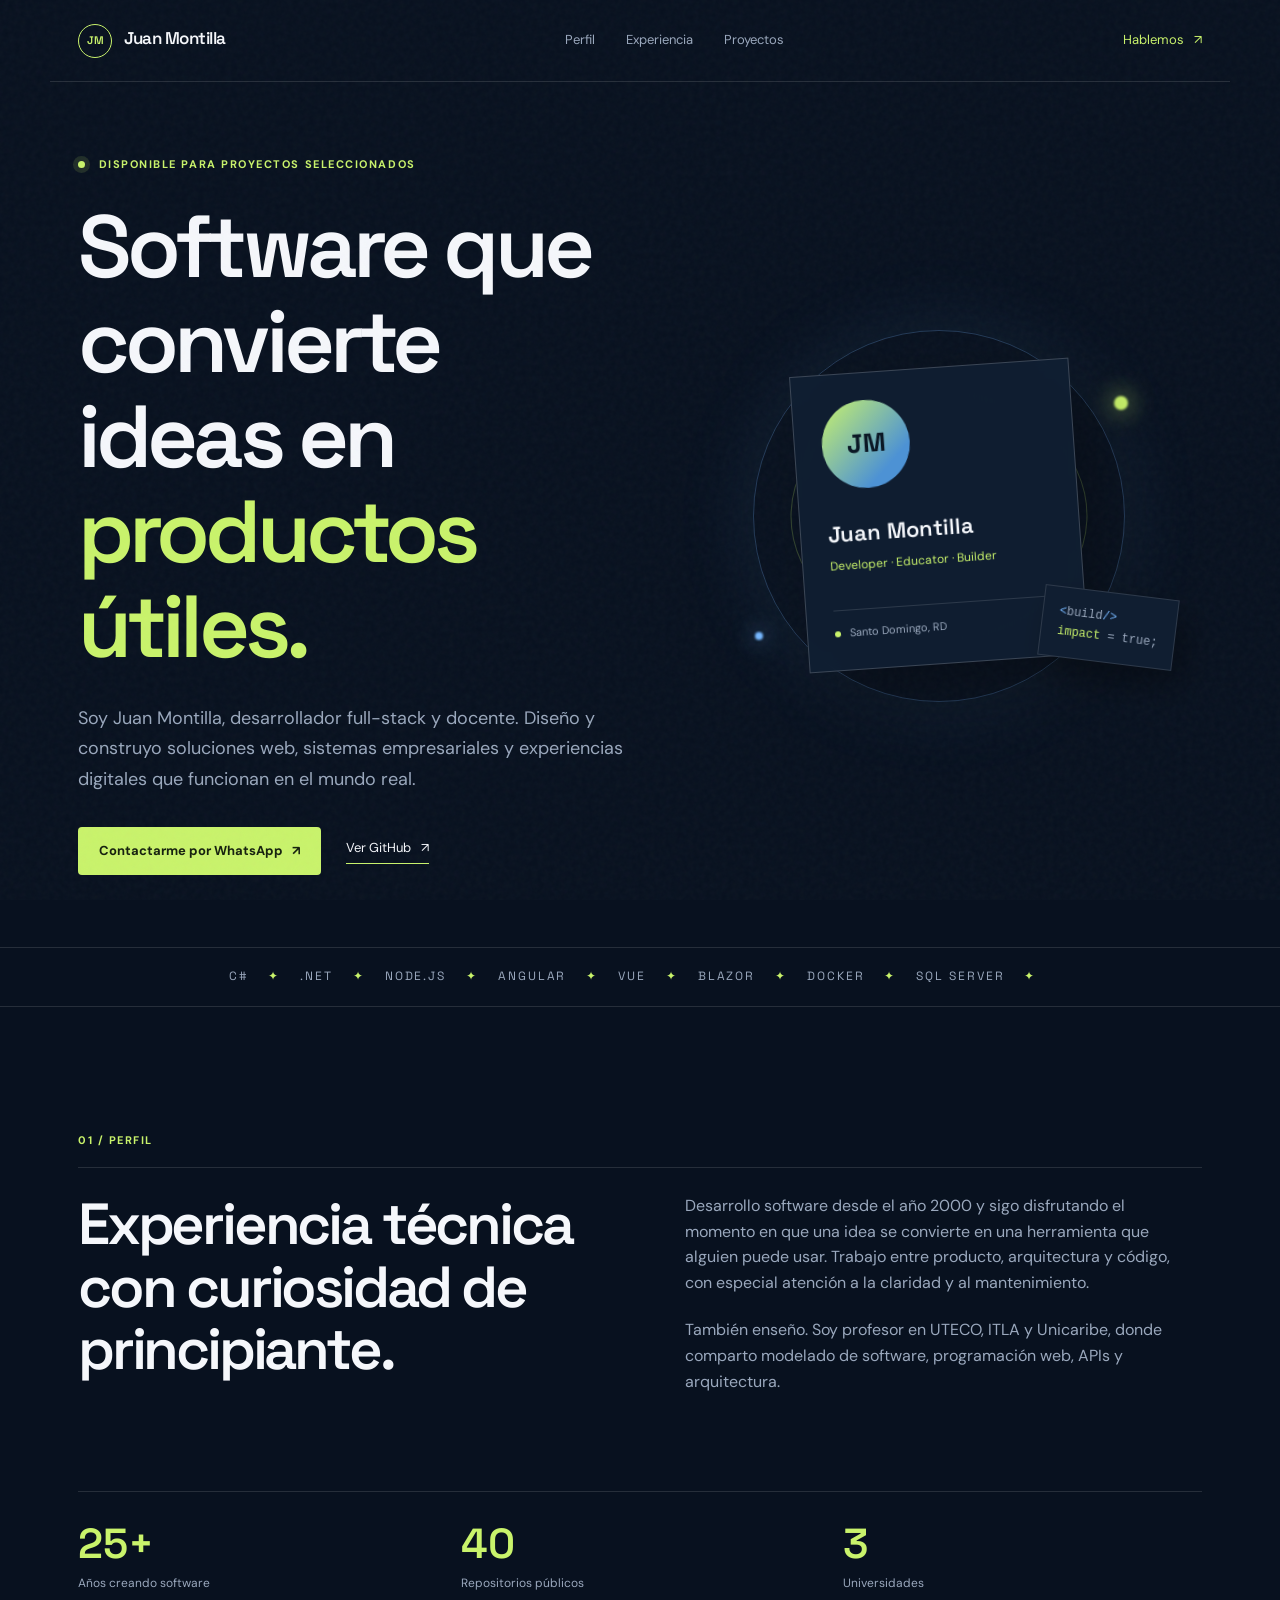
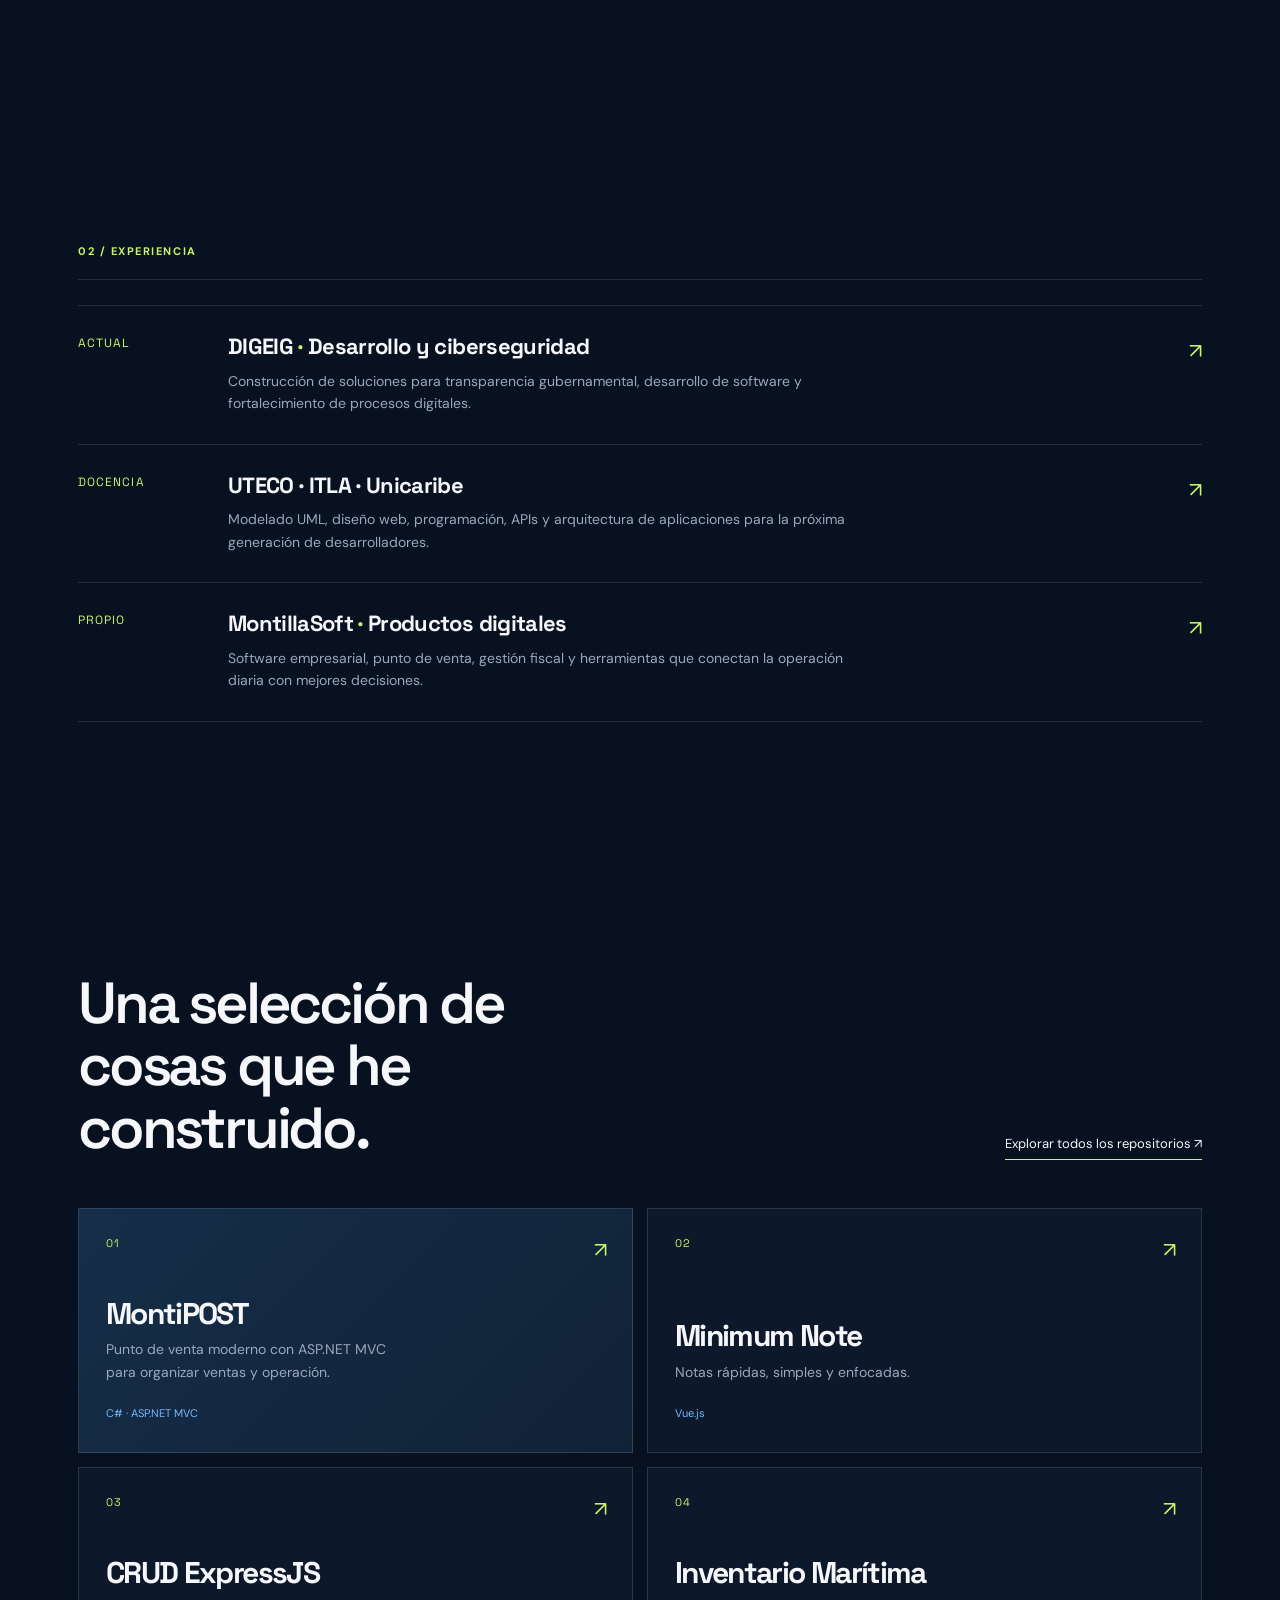
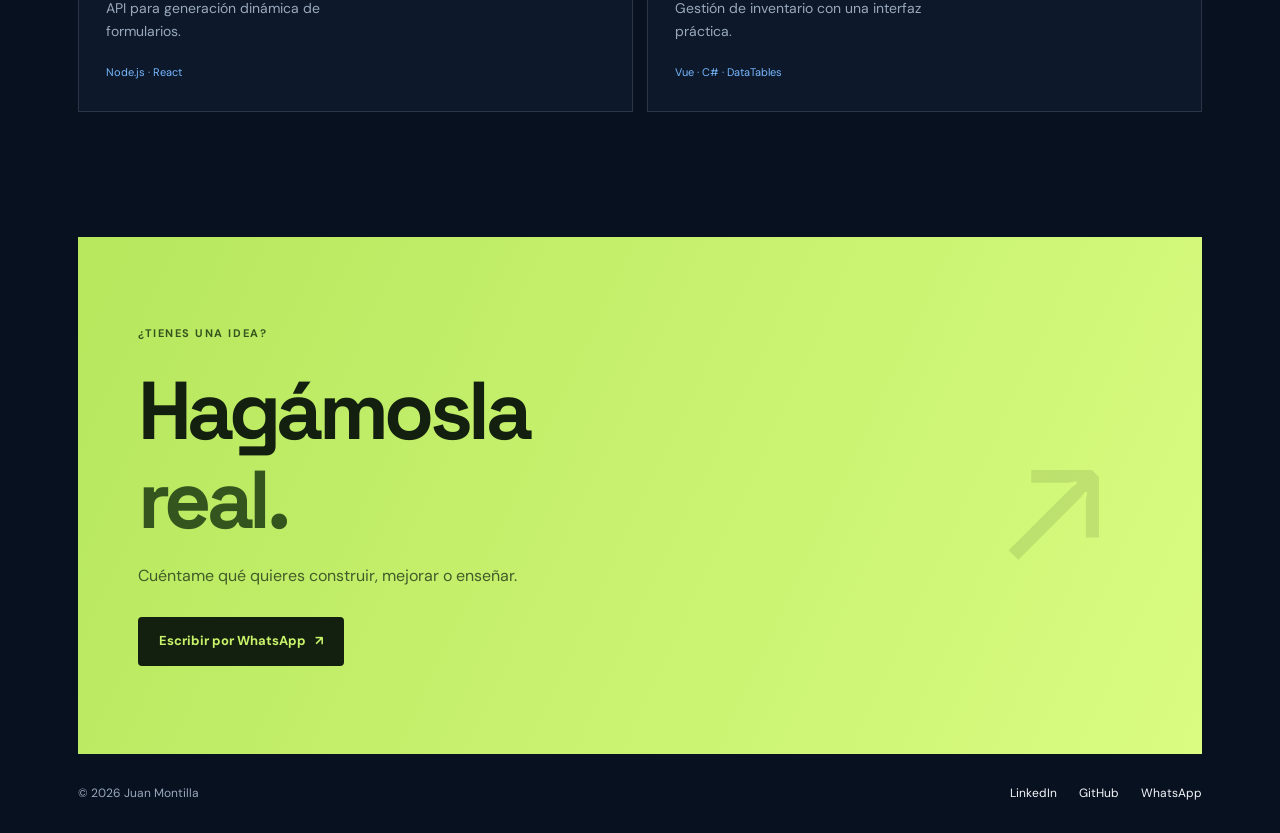
<file: index.htm>
<!doctype html>
<html lang="es">
<head>
  <meta charset="utf-8">
  <meta name="viewport" content="width=device-width, initial-scale=1">
  <meta name="description" content="Juan Montilla — desarrollador de software, arquitecto web y docente.">
  <meta name="theme-color" content="#08111f">
  <title>Juan Montilla · Software Developer</title>
  <link rel="preconnect" href="https://fonts.googleapis.com">
  <link rel="preconnect" href="https://fonts.gstatic.com" crossorigin>
  <link href="https://fonts.googleapis.com/css2?family=DM+Sans:wght@400;500;600;700&family=Space+Grotesk:wght@500;600;700&display=swap" rel="stylesheet">
  <link rel="stylesheet" href="./localhost_files/style.css">
</head>
<body>
  <div class="noise" aria-hidden="true"></div>
  <header class="site-header">
    <a class="brand" href="#top" aria-label="Juan Montilla, inicio"><span>JM</span> Juan Montilla</a>
    <nav aria-label="Navegación principal">
      <a href="#perfil">Perfil</a>
      <a href="#experiencia">Experiencia</a>
      <a href="#proyectos">Proyectos</a>
    </nav>
    <a class="header-contact" href="https://wa.me/18293087380?text=Hola%20Juan%2C%20vi%20tu%20portafolio" target="_blank" rel="noopener">Hablemos <span>↗</span></a>
  </header>

  <main id="top">
    <section class="hero section-shell">
      <div class="hero-copy">
        <p class="eyebrow"><span class="pulse"></span> Disponible para proyectos seleccionados</p>
        <h1>Software que convierte ideas en <em>productos útiles.</em></h1>
        <p class="hero-lead">Soy Juan Montilla, desarrollador full-stack y docente. Diseño y construyo soluciones web, sistemas empresariales y experiencias digitales que funcionan en el mundo real.</p>
        <div class="hero-actions">
          <a class="button button-primary" href="https://wa.me/18293087380?text=Hola%20Juan%2C%20quiero%20hablar%20sobre%20un%20proyecto" target="_blank" rel="noopener">Contactarme por WhatsApp <span>↗</span></a>
          <a class="text-link" href="https://github.com/JuanMontillaTech" target="_blank" rel="noopener">Ver GitHub <span>↗</span></a>
        </div>
      </div>
      <div class="hero-visual" aria-label="Perfil de Juan Montilla">
        <div class="orb orb-one"></div><div class="orb orb-two"></div>
        <div class="profile-card">
          <div class="avatar">JM</div>
          <div class="profile-card-name">Juan Montilla</div>
          <div class="profile-card-role">Developer · Educator · Builder</div>
          <div class="profile-card-line"><span></span> Santo Domingo, RD</div>
        </div>
        <div class="code-float"><span>&lt;</span>build<span>/&gt;</span><br><b>impact</b> = true;</div>
      </div>
    </section>

    <section class="marquee" aria-label="Tecnologías"><div> C# <span>✦</span> .NET <span>✦</span> Node.js <span>✦</span> Angular <span>✦</span> Vue <span>✦</span> Blazor <span>✦</span> Docker <span>✦</span> SQL Server <span>✦</span> </div></section>

    <section class="section-shell section" id="perfil">
      <div class="section-kicker">01 / Perfil</div>
      <div class="profile-grid">
        <h2>Experiencia técnica con curiosidad de principiante.</h2>
        <div class="profile-text">
          <p>Desarrollo software desde el año 2000 y sigo disfrutando el momento en que una idea se convierte en una herramienta que alguien puede usar. Trabajo entre producto, arquitectura y código, con especial atención a la claridad y al mantenimiento.</p>
          <p>También enseño. Soy profesor en UTECO, ITLA y Unicaribe, donde comparto modelado de software, programación web, APIs y arquitectura.</p>
        </div>
      </div>
      <div class="stats"><div><strong>25+</strong><span>Años creando software</span></div><div><strong>40</strong><span>Repositorios públicos</span></div><div><strong>3</strong><span>Universidades</span></div></div>
    </section>

    <section class="section-shell section" id="experiencia">
      <div class="section-kicker">02 / Experiencia</div>
      <div class="experience-list">
        <article class="experience-item"><div class="experience-year">Actual</div><div><h3>DIGEIG <span>·</span> Desarrollo y ciberseguridad</h3><p>Construcción de soluciones para transparencia gubernamental, desarrollo de software y fortalecimiento de procesos digitales.</p></div><span class="arrow">↗</span></article>
        <article class="experience-item"><div class="experience-year">Docencia</div><div><h3>UTECO · ITLA · Unicaribe</h3><p>Modelado UML, diseño web, programación, APIs y arquitectura de aplicaciones para la próxima generación de desarrolladores.</p></div><span class="arrow">↗</span></article>
        <article class="experience-item"><div class="experience-year">Propio</div><div><h3>MontillaSoft <span>·</span> Productos digitales</h3><p>Software empresarial, punto de venta, gestión fiscal y herramientas que conectan la operación diaria con mejores decisiones.</p></div><span class="arrow">↗</span></article>
      </div>
    </section>

    <section class="section-shell section projects-section" id="proyectos">
      <div class="projects-heading"><h2>Una selección de cosas que he construido.</h2><a class="text-link" href="https://github.com/JuanMontillaTech" target="_blank" rel="noopener">Explorar todos los repositorios ↗</a></div>
      <div class="project-grid">
        <a class="project-card project-featured" href="https://github.com/JuanMontillaTech/MontiPOST" target="_blank" rel="noopener"><span class="project-number">01</span><div><h3>MontiPOST</h3><p>Punto de venta moderno con ASP.NET MVC para organizar ventas y operación.</p><span class="project-tag">C# · ASP.NET MVC</span></div><span class="card-arrow">↗</span></a>
        <a class="project-card" href="https://github.com/JuanMontillaTech/minimumnote.com" target="_blank" rel="noopener"><span class="project-number">02</span><div><h3>Minimum Note</h3><p>Notas rápidas, simples y enfocadas.</p><span class="project-tag">Vue.js</span></div><span class="card-arrow">↗</span></a>
        <a class="project-card" href="https://github.com/JuanMontillaTech/CRUD-Expressjs" target="_blank" rel="noopener"><span class="project-number">03</span><div><h3>CRUD ExpressJS</h3><p>API para generación dinámica de formularios.</p><span class="project-tag">Node.js · React</span></div><span class="card-arrow">↗</span></a>
        <a class="project-card" href="https://github.com/JuanMontillaTech/Inventario_Maritima" target="_blank" rel="noopener"><span class="project-number">04</span><div><h3>Inventario Marítima</h3><p>Gestión de inventario con una interfaz práctica.</p><span class="project-tag">Vue · C# · DataTables</span></div><span class="card-arrow">↗</span></a>
      </div>
    </section>

    <section class="contact-section section-shell" id="contacto"><div class="contact-inner"><p class="eyebrow">¿Tienes una idea?</p><h2>Hagámosla <em>real.</em></h2><p>Cuéntame qué quieres construir, mejorar o enseñar.</p><a class="button button-light" href="https://wa.me/18293087380?text=Hola%20Juan%2C%20vi%20tu%20portafolio%20y%20quiero%20hablar%20contigo" target="_blank" rel="noopener">Escribir por WhatsApp <span>↗</span></a></div></section>
  </main>

  <footer class="site-footer section-shell"><span>© 2026 Juan Montilla</span><div><a href="https://www.linkedin.com/in/juanmontilla/" target="_blank" rel="noopener">LinkedIn</a><a href="https://github.com/JuanMontillaTech" target="_blank" rel="noopener">GitHub</a><a href="https://wa.me/18293087380" target="_blank" rel="noopener">WhatsApp</a></div></footer>
</body>
</html>
</file>
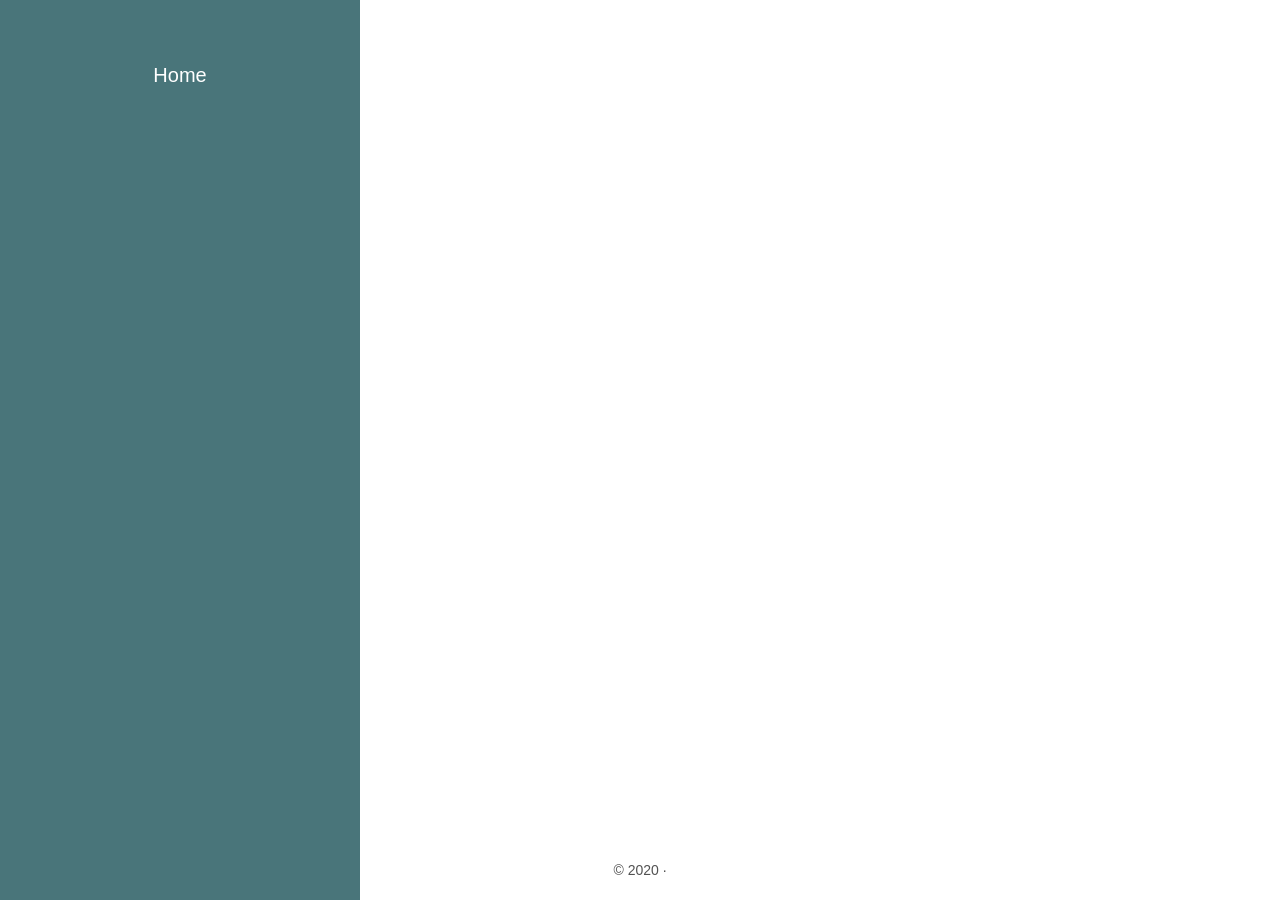
<file: index.html>
<!DOCTYPE html>
<!-- saved from url=(0022)http://localhost:1313/ -->
<html xmlns="http://www.w3.org/1999/xhtml"><head><meta http-equiv="Content-Type" content="text/html; charset=UTF-8"><script src="./localhost_files/livereload.js.descarga" data-no-instant="" defer=""></script>
  
  <meta name="viewport" content="width=device-width, initial-scale=1.0">
  <meta name="generator" content="Hugo 0.67.0">

  <title></title>

  <meta name="description" content="">

  
  <meta property="og:locale" content="">

  

  
  <meta property="og:type" content="blog">
  <meta property="og:site_name" content="">
  <meta property="og:title" content="">
  <meta property="og:url" content="//localhost:1313/">
  <meta property="og:description" content="">

  <script type="application/ld+json">
  {
    "@context" : "http://schema.org",
    "@type" : "Blog",
    "name": "",
    "url" : "//localhost:1313/",
    "description": ""
  }
  </script>

  


  <style type="text/css">svg:not(:root).svg-inline--fa{overflow:visible}.svg-inline--fa{display:inline-block;font-size:inherit;height:1em;overflow:visible;vertical-align:-.125em}.svg-inline--fa.fa-lg{vertical-align:-.225em}.svg-inline--fa.fa-w-1{width:.0625em}.svg-inline--fa.fa-w-2{width:.125em}.svg-inline--fa.fa-w-3{width:.1875em}.svg-inline--fa.fa-w-4{width:.25em}.svg-inline--fa.fa-w-5{width:.3125em}.svg-inline--fa.fa-w-6{width:.375em}.svg-inline--fa.fa-w-7{width:.4375em}.svg-inline--fa.fa-w-8{width:.5em}.svg-inline--fa.fa-w-9{width:.5625em}.svg-inline--fa.fa-w-10{width:.625em}.svg-inline--fa.fa-w-11{width:.6875em}.svg-inline--fa.fa-w-12{width:.75em}.svg-inline--fa.fa-w-13{width:.8125em}.svg-inline--fa.fa-w-14{width:.875em}.svg-inline--fa.fa-w-15{width:.9375em}.svg-inline--fa.fa-w-16{width:1em}.svg-inline--fa.fa-w-17{width:1.0625em}.svg-inline--fa.fa-w-18{width:1.125em}.svg-inline--fa.fa-w-19{width:1.1875em}.svg-inline--fa.fa-w-20{width:1.25em}.svg-inline--fa.fa-pull-left{margin-right:.3em;width:auto}.svg-inline--fa.fa-pull-right{margin-left:.3em;width:auto}.svg-inline--fa.fa-border{height:1.5em}.svg-inline--fa.fa-li{width:2em}.svg-inline--fa.fa-fw{width:1.25em}.fa-layers svg.svg-inline--fa{bottom:0;left:0;margin:auto;position:absolute;right:0;top:0}.fa-layers{display:inline-block;height:1em;position:relative;text-align:center;vertical-align:-.125em;width:1em}.fa-layers svg.svg-inline--fa{-webkit-transform-origin:center center;transform-origin:center center}.fa-layers-counter,.fa-layers-text{display:inline-block;position:absolute;text-align:center}.fa-layers-text{left:50%;top:50%;-webkit-transform:translate(-50%,-50%);transform:translate(-50%,-50%);-webkit-transform-origin:center center;transform-origin:center center}.fa-layers-counter{background-color:#ff253a;border-radius:1em;-webkit-box-sizing:border-box;box-sizing:border-box;color:#fff;height:1.5em;line-height:1;max-width:5em;min-width:1.5em;overflow:hidden;padding:.25em;right:0;text-overflow:ellipsis;top:0;-webkit-transform:scale(.25);transform:scale(.25);-webkit-transform-origin:top right;transform-origin:top right}.fa-layers-bottom-right{bottom:0;right:0;top:auto;-webkit-transform:scale(.25);transform:scale(.25);-webkit-transform-origin:bottom right;transform-origin:bottom right}.fa-layers-bottom-left{bottom:0;left:0;right:auto;top:auto;-webkit-transform:scale(.25);transform:scale(.25);-webkit-transform-origin:bottom left;transform-origin:bottom left}.fa-layers-top-right{right:0;top:0;-webkit-transform:scale(.25);transform:scale(.25);-webkit-transform-origin:top right;transform-origin:top right}.fa-layers-top-left{left:0;right:auto;top:0;-webkit-transform:scale(.25);transform:scale(.25);-webkit-transform-origin:top left;transform-origin:top left}.fa-lg{font-size:1.3333333333em;line-height:.75em;vertical-align:-.0667em}.fa-xs{font-size:.75em}.fa-sm{font-size:.875em}.fa-1x{font-size:1em}.fa-2x{font-size:2em}.fa-3x{font-size:3em}.fa-4x{font-size:4em}.fa-5x{font-size:5em}.fa-6x{font-size:6em}.fa-7x{font-size:7em}.fa-8x{font-size:8em}.fa-9x{font-size:9em}.fa-10x{font-size:10em}.fa-fw{text-align:center;width:1.25em}.fa-ul{list-style-type:none;margin-left:2.5em;padding-left:0}.fa-ul>li{position:relative}.fa-li{left:-2em;position:absolute;text-align:center;width:2em;line-height:inherit}.fa-border{border:solid .08em #eee;border-radius:.1em;padding:.2em .25em .15em}.fa-pull-left{float:left}.fa-pull-right{float:right}.fa.fa-pull-left,.fab.fa-pull-left,.fal.fa-pull-left,.far.fa-pull-left,.fas.fa-pull-left{margin-right:.3em}.fa.fa-pull-right,.fab.fa-pull-right,.fal.fa-pull-right,.far.fa-pull-right,.fas.fa-pull-right{margin-left:.3em}.fa-spin{-webkit-animation:fa-spin 2s infinite linear;animation:fa-spin 2s infinite linear}.fa-pulse{-webkit-animation:fa-spin 1s infinite steps(8);animation:fa-spin 1s infinite steps(8)}@-webkit-keyframes fa-spin{0%{-webkit-transform:rotate(0);transform:rotate(0)}100%{-webkit-transform:rotate(360deg);transform:rotate(360deg)}}@keyframes fa-spin{0%{-webkit-transform:rotate(0);transform:rotate(0)}100%{-webkit-transform:rotate(360deg);transform:rotate(360deg)}}.fa-rotate-90{-webkit-transform:rotate(90deg);transform:rotate(90deg)}.fa-rotate-180{-webkit-transform:rotate(180deg);transform:rotate(180deg)}.fa-rotate-270{-webkit-transform:rotate(270deg);transform:rotate(270deg)}.fa-flip-horizontal{-webkit-transform:scale(-1,1);transform:scale(-1,1)}.fa-flip-vertical{-webkit-transform:scale(1,-1);transform:scale(1,-1)}.fa-flip-both,.fa-flip-horizontal.fa-flip-vertical{-webkit-transform:scale(-1,-1);transform:scale(-1,-1)}:root .fa-flip-both,:root .fa-flip-horizontal,:root .fa-flip-vertical,:root .fa-rotate-180,:root .fa-rotate-270,:root .fa-rotate-90{-webkit-filter:none;filter:none}.fa-stack{display:inline-block;height:2em;position:relative;width:2.5em}.fa-stack-1x,.fa-stack-2x{bottom:0;left:0;margin:auto;position:absolute;right:0;top:0}.svg-inline--fa.fa-stack-1x{height:1em;width:1.25em}.svg-inline--fa.fa-stack-2x{height:2em;width:2.5em}.fa-inverse{color:#fff}.sr-only{border:0;clip:rect(0,0,0,0);height:1px;margin:-1px;overflow:hidden;padding:0;position:absolute;width:1px}.sr-only-focusable:active,.sr-only-focusable:focus{clip:auto;height:auto;margin:0;overflow:visible;position:static;width:auto}.svg-inline--fa .fa-primary{fill:var(--fa-primary-color,currentColor);opacity:1;opacity:var(--fa-primary-opacity,1)}.svg-inline--fa .fa-secondary{fill:var(--fa-secondary-color,currentColor);opacity:.4;opacity:var(--fa-secondary-opacity,.4)}.svg-inline--fa.fa-swap-opacity .fa-primary{opacity:.4;opacity:var(--fa-secondary-opacity,.4)}.svg-inline--fa.fa-swap-opacity .fa-secondary{opacity:1;opacity:var(--fa-primary-opacity,1)}.svg-inline--fa mask .fa-primary,.svg-inline--fa mask .fa-secondary{fill:#000}.fad.fa-inverse{color:#fff}</style><link type="text/css" rel="stylesheet" href="./localhost_files/print.css" media="print">

  <link type="text/css" rel="stylesheet" href="./localhost_files/poole.css">

  <link type="text/css" rel="stylesheet" href="./localhost_files/hyde.css">

  


  

  <link rel="stylesheet" href="./localhost_files/css">

  <link rel="stylesheet" href="./localhost_files/all.min.css" integrity="sha256-mmgLkCYLUQbXn0B1SRqzHar6dCnv9oZFPEC1g1cwlkk=" crossorigin="anonymous">

  <link rel="apple-touch-icon-precomposed" sizes="144x144" href="http://localhost:1313/apple-touch-icon-144-precomposed.png">

  <link rel="shortcut icon" href="http://localhost:1313/favicon.png">

  
  <link href="http://localhost:1313/index.xml" rel="alternate" type="application/rss+xml" title="">
  <meta id="Reverso_extension___elForCheckedInstallExtension" name="Reverso extension" content="2.2.197"></head>
<body>
  <aside class="sidebar">
  <div class="container">
    <div class="sidebar-about">
      
        
      

      <h1></h1>

      
    </div>

    <nav>
      <ul class="sidebar-nav">
        <li>
          <a href="http://localhost:1313/">Home</a>
        </li>
        
      </ul>
    </nav>

    <section class="social-icons">
      
    </section>
  </div>
</aside>


  <main class="content container">
  <div class="posts">
  
</div>
  </main>

  <footer>
  <div class="copyright">
    ©  2020 · 
  </div>
</footer>


  <script src="./localhost_files/all.min.js.descarga" integrity="sha256-MAgcygDRahs+F/Nk5Vz387whB4kSK9NXlDN3w58LLq0=" crossorigin="anonymous"></script>

  

  


</body></html>
</file>
<file: localhost_files/style.css>
:root{--bg:#08111f;--surface:#0d192b;--text:#f5f7fb;--muted:#9aa8bd;--line:rgba(255,255,255,.12);--lime:#c9f36b;--blue:#77b8ff;--max:1180px}*{box-sizing:border-box}html{scroll-behavior:smooth}body{margin:0;background:var(--bg);color:var(--text);font-family:'DM Sans',sans-serif;line-height:1.6}a{color:inherit;text-decoration:none}.noise{position:fixed;inset:0;pointer-events:none;opacity:.035;background-image:url("data:image/svg+xml,%3Csvg viewBox='0 0 180 180' xmlns='http://www.w3.org/2000/svg'%3E%3Cfilter id='n'%3E%3CfeTurbulence type='fractalNoise' baseFrequency='.9' numOctaves='4' stitchTiles='stitch'/%3E%3C/filter%3E%3Crect width='100%25' height='100%25' filter='url(%23n)'/%3E%3C/svg%3E")}.section-shell{max-width:var(--max);margin:0 auto;padding-left:28px;padding-right:28px}.site-header{height:82px;max-width:var(--max);margin:auto;padding:0 28px;display:flex;align-items:center;justify-content:space-between;border-bottom:1px solid var(--line)}.brand{font-family:'Space Grotesk',sans-serif;font-size:17px;font-weight:600;letter-spacing:-.03em}.brand span{display:inline-grid;place-items:center;width:34px;height:34px;margin-right:9px;border:1px solid var(--lime);border-radius:50%;color:var(--lime);font-size:11px;letter-spacing:0}.site-header nav{display:flex;gap:31px;color:var(--muted);font-size:13px}.site-header nav a:hover,.site-footer a:hover{color:var(--lime)}.header-contact{font-size:13px;color:var(--lime)}.header-contact span,.text-link span{display:inline-block;margin-left:7px}.hero{min-height:650px;display:grid;grid-template-columns:1.03fr .97fr;gap:40px;align-items:center;padding-top:74px;padding-bottom:72px}.eyebrow,.section-kicker{margin:0 0 25px;color:var(--lime);font-size:11px;font-weight:700;letter-spacing:.14em;text-transform:uppercase}.pulse{display:inline-block;width:7px;height:7px;margin-right:9px;border-radius:50%;background:var(--lime);box-shadow:0 0 0 5px rgba(201,243,107,.12)}h1,h2,h3{font-family:'Space Grotesk',sans-serif;line-height:1.08;letter-spacing:-.055em}h1{max-width:700px;margin:0;font-size:clamp(50px,7vw,88px);font-weight:600}h1 em,h2 em{font-style:normal;color:var(--lime)}.hero-lead{max-width:570px;margin:29px 0 32px;color:var(--muted);font-size:18px;line-height:1.7}.hero-actions{display:flex;align-items:center;gap:25px}.button{display:inline-flex;align-items:center;justify-content:center;gap:9px;padding:14px 21px;border-radius:4px;font-size:13px;font-weight:700;transition:transform .2s,background .2s}.button:hover{transform:translateY(-3px)}.button-primary{background:var(--lime);color:#15200d}.button-primary:hover{background:#dcff8c}.text-link{font-size:13px;color:var(--text);border-bottom:1px solid var(--lime);padding-bottom:4px}.hero-visual{min-height:460px;position:relative;display:grid;place-items:center}.hero-visual:before{content:'';position:absolute;width:370px;height:370px;border:1px solid rgba(119,184,255,.25);border-radius:50%;box-shadow:0 0 90px rgba(119,184,255,.09)}.hero-visual:after{content:'';position:absolute;width:270px;height:270px;border:1px solid rgba(201,243,107,.22);border-radius:50%;transform:rotate(42deg) skew(-10deg)}.orb{position:absolute;border-radius:50%;filter:blur(1px)}.orb-one{width:14px;height:14px;top:24%;right:14%;background:var(--lime);box-shadow:0 0 24px var(--lime)}.orb-two{width:8px;height:8px;bottom:23%;left:15%;background:var(--blue);box-shadow:0 0 22px var(--blue)}.profile-card{position:relative;z-index:1;width:280px;padding:27px;background:rgba(16,31,51,.86);border:1px solid rgba(255,255,255,.18);box-shadow:24px 28px 60px rgba(0,0,0,.28);transform:rotate(-4deg);backdrop-filter:blur(9px)}.avatar{display:grid;place-items:center;width:88px;height:88px;border-radius:50%;margin-bottom:27px;background:linear-gradient(135deg,var(--lime),#4d92d4 75%);color:#0b1825;font-family:'Space Grotesk';font-size:26px;font-weight:700}.profile-card-name{font-family:'Space Grotesk';font-size:22px;font-weight:600}.profile-card-role{margin-top:5px;color:var(--lime);font-size:12px}.profile-card-line{margin-top:34px;padding-top:14px;border-top:1px solid var(--line);color:var(--muted);font-size:11px}.profile-card-line span{display:inline-block;width:6px;height:6px;margin-right:6px;border-radius:50%;background:var(--lime)}.code-float{position:absolute;z-index:2;right:5%;bottom:18%;padding:14px 16px;background:#101e31;border:1px solid var(--line);color:var(--muted);font:12px/1.7 monospace;transform:rotate(7deg);box-shadow:12px 15px 35px #0005}.code-float span{color:var(--blue)}.code-float b{color:var(--lime);font-weight:400}.marquee{overflow:hidden;border-top:1px solid var(--line);border-bottom:1px solid var(--line);color:var(--muted);font-family:'Space Grotesk';font-size:12px;letter-spacing:.16em;text-transform:uppercase;white-space:nowrap}.marquee div{padding:19px 0;text-align:center}.marquee span{padding:0 15px;color:var(--lime)}.section{padding-top:125px;padding-bottom:125px}.section-kicker{padding-bottom:18px;border-bottom:1px solid var(--line)}.profile-grid{display:grid;grid-template-columns:1fr 1fr;gap:90px}.section h2{max-width:560px;margin:0;font-size:clamp(37px,5vw,58px);font-weight:600}.profile-text{max-width:490px;color:var(--muted);font-size:16px}.profile-text p{margin:0 0 22px}.stats{display:grid;grid-template-columns:repeat(3,1fr);gap:24px;margin-top:75px;padding-top:25px;border-top:1px solid var(--line)}.stats strong{display:block;color:var(--lime);font:600 42px 'Space Grotesk'}.stats span{display:block;margin-top:4px;color:var(--muted);font-size:12px}.experience-list{border-top:1px solid var(--line)}.experience-item{display:grid;grid-template-columns:120px 1fr 30px;gap:30px;align-items:start;padding:29px 0;border-bottom:1px solid var(--line)}.experience-year{color:var(--lime);font:12px 'Space Grotesk';text-transform:uppercase;letter-spacing:.09em}.experience-item h3{margin:0;font-size:22px;letter-spacing:-.03em}.experience-item h3 span{color:var(--lime)}.experience-item p{max-width:620px;margin:11px 0 0;color:var(--muted);font-size:14px}.arrow,.card-arrow{color:var(--lime);font-size:21px;text-align:right}.projects-heading{display:flex;align-items:end;justify-content:space-between;gap:30px;margin-bottom:48px}.project-grid{display:grid;grid-template-columns:repeat(2,1fr);gap:14px}.project-card{position:relative;min-height:245px;padding:27px;background:var(--surface);border:1px solid var(--line);display:flex;flex-direction:column;justify-content:space-between;transition:transform .25s,border-color .25s,background .25s}.project-card:hover{transform:translateY(-5px);border-color:var(--lime);background:#11223a}.project-featured{background:linear-gradient(135deg,#162e49,#102236)}.project-number{color:var(--lime);font:11px 'Space Grotesk';letter-spacing:.12em}.project-card h3{margin:27px 0 8px;font-size:30px}.project-card p{max-width:280px;margin:0;color:var(--muted);font-size:14px}.project-tag{display:inline-block;margin-top:22px;color:var(--blue);font-size:11px}.card-arrow{position:absolute;top:25px;right:25px}.contact-section{padding-top:0;padding-bottom:0}.contact-inner{position:relative;overflow:hidden;padding:88px 60px;background:linear-gradient(115deg,#b6e75d,#d9fc81);color:#14200f}.contact-inner:after{content:'↗';position:absolute;right:8%;top:28%;font:180px 'Space Grotesk';opacity:.1}.contact-inner .eyebrow{color:#35551e}.contact-inner h2{margin:0;font-size:clamp(48px,7vw,82px);max-width:550px}.contact-inner h2 em{color:#35551e}.contact-inner p:not(.eyebrow){max-width:450px;margin:19px 0 28px;color:#405c29}.button-light{background:#14200f;color:var(--lime)}.button-light:hover{background:#243a18}.site-footer{display:flex;justify-content:space-between;padding-top:30px;padding-bottom:30px;color:var(--muted);font-size:12px}.site-footer div{display:flex;gap:22px}.site-footer a{color:var(--text)}
@media (max-width:760px){.site-header{height:72px}.site-header nav{display:none}.header-contact{font-size:12px}.hero{display:block;min-height:auto;padding-top:75px}.hero-lead{font-size:16px}.hero-visual{min-height:400px;margin-top:35px}.profile-grid{grid-template-columns:1fr;gap:30px}.section{padding-top:85px;padding-bottom:85px}.stats{gap:10px;margin-top:50px}.stats strong{font-size:32px}.stats span{font-size:10px}.experience-item{grid-template-columns:1fr 22px;gap:10px}.experience-year{grid-column:1/-1}.experience-item h3{font-size:19px}.projects-heading{display:block}.projects-heading .text-link{display:inline-block;margin-top:24px}.project-grid{grid-template-columns:1fr}.contact-inner{padding:60px 28px}.site-footer{display:block}.site-footer div{margin-top:14px}.section-shell{padding-left:20px;padding-right:20px}.hero-actions{align-items:flex-start;flex-direction:column;gap:19px}}
</file>
<file: localhost_files/print.css>
.sidebar, .post-date {
  display: none !important;
}

.content {
  margin: 0 auto;
  width: 100%;
  float: none;
  display: initial;
}

.container {
  width: 100%;
  float: none;
  display: initial;
  padding-left:  1rem;
  padding-right: 1rem;
  margin: 0 auto;
}
</file>
<file: localhost_files/poole.css>
/*
 *                        ___
 *                       /\_ \
 *  _____     ___     ___\//\ \      __
 * /\ '__`\  / __`\  / __`\\ \ \   /'__`\
 * \ \ \_\ \/\ \_\ \/\ \_\ \\_\ \_/\  __/
 *  \ \ ,__/\ \____/\ \____//\____\ \____\
 *   \ \ \/  \/___/  \/___/ \/____/\/____/
 *    \ \_\
 *     \/_/
 *
 * Designed, built, and released under MIT license by @mdo. Learn more at
 * https://github.com/poole/poole.
 */


/*
 * Contents
 *
 * Body resets
 * Custom type
 * Messages
 * Container
 * Masthead
 * Posts and pages
 * Pagination
 * Reverse layout
 * Themes
 */


/*
 * Body resets
 *
 * Update the foundational and global aspects of the page.
 */

* {
  -webkit-box-sizing: border-box;
     -moz-box-sizing: border-box;
          box-sizing: border-box;
}

html,
body {
  margin: 0;
  padding: 0;
}

html {
  font-family: "Helvetica Neue", Helvetica, Arial, sans-serif;
  font-size: 16px;
  line-height: 1.5;
}
@media (min-width: 38em) {
  html {
    font-size: 20px;
  }
}

body {
  color: #515151;
  background-color: #fff;
  -webkit-text-size-adjust: 100%;
      -ms-text-size-adjust: 100%;
          text-size-adjust: 100%;
}

/* No `:visited` state is required by default (browsers will use `a`) */
a {
  color: #227bb9;
  text-decoration: none;
}
/* `:focus` is linked to `:hover` for basic accessibility */
a:hover,
a:focus {
  text-decoration: underline;
}

/* Headings */
h1, h2, h3, h4, h5, h6 {
  margin-bottom: .5rem;
  font-weight: bold;
  line-height: 1.25;
  color: #313131;
  text-rendering: optimizeLegibility;
}
h1 {
  font-size: 2rem;
}
h2 {
  margin-top: 1rem;
  font-size: 1.5rem;
}
h3 {
  margin-top: 1.5rem;
  font-size: 1.25rem;
}
h4, h5, h6 {
  margin-top: 1rem;
  font-size: 1rem;
}

/* Body text */
p {
  margin-top: 0;
  margin-bottom: 1rem;
}

strong {
  color: #303030;
}


/* Lists */
ul, ol, dl {
  margin-top: 0;
  margin-bottom: 1rem;
}

dt {
  font-weight: bold;
}
dd {
  margin-bottom: .5rem;
}

/* Misc */
hr {
  position: relative;
  margin: 1.5rem 0;
  border: 0;
  border-top: 1px solid #eee;
  border-bottom: 1px solid #fff;
}

abbr {
  font-size: 85%;
  font-weight: bold;
  color: #555;
  text-transform: uppercase;
}
abbr[title] {
  cursor: help;
  border-bottom: 1px dotted #e5e5e5;
}

/* Code */
code,
pre {
  font-family: Menlo, Monaco, "Courier New", monospace;
}
code {
  padding: .25em .5em;
  font-size: 85%;
  color: #b3555e;
  background-color: #f9f9f9;
  border-radius: 3px;
}
pre {
  display: block;
  margin-top: 0;
  margin-bottom: 1rem;
  padding: 1rem;
  font-size: .8rem;
  line-height: 1.4;
  white-space: pre;
  white-space: pre-wrap;
  word-break: break-all;
  word-wrap: break-word;
  background-color: #f9f9f9;
}
pre code {
  padding: 0;
  font-size: 100%;
  color: inherit;
  background-color: transparent;
}
.highlight {
  margin-bottom: 1rem;
  border-radius: 4px;
}
.highlight pre {
  margin-bottom: 0;
}

/* Quotes */
blockquote {
  padding: .5rem 1rem;
  margin: .8rem 0;
  color: #7a7a7a;
  border-left: .25rem solid #e5e5e5;
}
blockquote p:last-child {
  margin-bottom: 0;
}
@media (min-width: 30em) {
  blockquote {
    padding-right: 5rem;
    padding-left: 1.25rem;
  }
}

img {
  display: block;
  margin: 0 0 1rem;
  border-radius: 5px;
  max-width: 100%;
}

/* Tables */
table {
  margin-bottom: 1rem;
  width: 100%;
  border: 1px solid #e5e5e5;
  border-collapse: collapse;
}
td,
th {
  padding: .25rem .5rem;
  border: 1px solid #e5e5e5;
}
tbody tr:nth-child(odd) td,
tbody tr:nth-child(odd) th {
  background-color: #f9f9f9;
}


/*
 * Custom type
 *
 * Extend paragraphs with `.lead` for larger introductory text.
 */

.lead {
  font-size: 1.25rem;
  font-weight: 300;
}


/*
 * Messages
 *
 * Show alert messages to users. You may add it to single elements like a `<p>`,
 * or to a parent if there are multiple elements to show.
 */

.message {
  margin-bottom: 1rem;
  padding: 1rem;
  color: #717171;
  background-color: #f9f9f9;
}


/*
 * Container
 *
 * Center the page content.
 */

.container {
  max-width: 38rem;
  padding-left:  1rem;
  padding-right: 1rem;
  margin-left:  auto;
  margin-right: auto;
}


/*
 * Masthead
 *
 * Super small header above the content for site name and short description.
 */

.masthead {
  padding-top:    1rem;
  padding-bottom: 1rem;
  margin-bottom: 3rem;
}
.masthead-title {
  margin-top: 0;
  margin-bottom: 0;
  color: #505050;
}
.masthead-title a {
  color: #505050;
}
.masthead-title small {
  font-size: 75%;
  font-weight: 400;
  color: #c0c0c0;
  letter-spacing: 0;
}


/*
 * Posts and pages
 *
 * Each post is wrapped in `.post` and is used on default and post layouts. Each
 * page is wrapped in `.page` and is only used on the page layout.
 */

.page,
.post {
  margin-bottom: 2em;
}

/* Blog post or page title */
.page-title,
.post-title,
.post-title a {
  color: #303030;
}
.page-title,
.post-title {
  margin-top: 0;
}

/* Meta data line below post title */
.post-date {
  display: block;
  margin-top: -.5rem;
  margin-bottom: 1rem;
  color: #757575;
}

/* Related posts */
.related {
  padding-top: 2rem;
  padding-bottom: 2rem;
  border-top: 1px solid #eee;
}
.related-posts {
  padding-left: 0;
  list-style: none;
}
.related-posts h3 {
  margin-top: 0;
}
.related-posts li small {
  font-size: 75%;
  color: #999;
}
.related-posts li a:hover {
  color: #227bb9;
  text-decoration: none;
}
.related-posts li a:hover small {
  color: inherit;
}


/*
 * Pagination
 *
 * Super lightweight (HTML-wise) blog pagination. `span`s are provide for when
 * there are no more previous or next posts to show.
 */

.pagination {
  overflow: hidden; /* clearfix */
  margin-left: -1rem;
  margin-right: -1rem;
  font-family: "PT Sans", Helvetica, Arial, sans-serif;
  color: #ccc;
  text-align: center;
}

/* Pagination items can be `span`s or `a`s */
.pagination-item {
  display: block;
  padding: 1rem;
  border: 1px solid #eee;
}
.pagination-item:first-child {
  margin-bottom: -1px;
}

/* Only provide a hover state for linked pagination items */
a.pagination-item:hover {
  background-color: #f5f5f5;
}

@media (min-width: 30em) {
  .pagination {
    margin: 3rem 0;
  }
  .pagination-item {
    float: left;
    width: 50%;
  }
  .pagination-item:first-child {
    margin-bottom: 0;
    border-top-left-radius:    4px;
    border-bottom-left-radius: 4px;
  }
  .pagination-item:last-child {
    margin-left: -1px;
    border-top-right-radius:    4px;
    border-bottom-right-radius: 4px;
  }
}
</file>
<file: localhost_files/hyde.css>
/*
 *  __                  __
 * /\ \                /\ \
 * \ \ \___   __  __   \_\ \     __
 *  \ \  _ `\/\ \/\ \  /'_` \  /'__`\
 *   \ \ \ \ \ \ \_\ \/\ \_\ \/\  __/
 *    \ \_\ \_\/`____ \ \___,_\ \____\
 *     \/_/\/_/`/___/> \/__,_ /\/____/
 *                /\___/
 *                \/__/
 *
 * Designed, built, and released under MIT license by @mdo. Learn more at
 * https://github.com/poole/hyde.
 */


/*
 * Contents
 *
 * Global resets
 * Sidebar
 * Container
 * Reverse layout
 * Themes
 */


/*
 * Global resets
 *
 * Update the foundational and global aspects of the page.
 */

html {
  font-family: 'Open Sans', 'Roboto', Helvetica, Arial, sans-serif;
}
@media (min-width: 48em) {
  html {
    font-size: 16px;
  }
}
@media (min-width: 58em) {
  html {
    font-size: 20px;
  }
}


/*
 * Sidebar
 *
 * Flexible banner for housing site name, intro, and "footer" content. Starts
 * out above content in mobile and later moves to the side with wider viewports.
 */

.sidebar {
  text-align: center;
  padding: 2rem 1rem;
  color: rgba(255,255,255,.5);
  background-color: #202020;
}
@media (min-width: 48em) {
  .sidebar {
    position: fixed;
    top: 0;
    left: 0;
    bottom: 0;
    width: 18rem;
  }
}

/* Sidebar links */
.sidebar a {
  color: #fff;
}

/* About section */
.sidebar-about h1 {
  color: #fff;
  margin-top: 0;
  font-size: 2.25rem;
  font-weight: 400;
}

/* Sidebar nav */
.sidebar-nav {
  padding-left: 0;
  list-style: none;
}
.sidebar-nav-item {
  display: block;
}
a.sidebar-nav-item:hover,
a.sidebar-nav-item:focus {
  text-decoration: underline;
}
.sidebar-nav-item.active {
  font-weight: bold;
}

/* Container
 *
 * Align the contents of the site above the proper threshold with some margin-fu
 * with a 25%-wide `.sidebar`.
 */

.content {
  padding-top:    2rem;
  padding-bottom: 2rem;
  min-height: 50%;
}


html,
body {
  height: 100%;
  width: 100%;
}

.copyright {
  font-size: .7rem;
  text-align: center;
}

footer {
  height: 40px;
}


@media (min-width: 48em) {
  .content {
    max-width: 38rem;
    margin-left: 20rem;
    margin-right: 2rem;
    margin-bottom: -40px;
    min-height: 100%;
  }
}

@media (min-width: 64em) {
  .content {
    margin-left: 22rem;
    margin-right: 4rem;
  }
}

.img-circle {
  border-radius: 50%;
}

.img-headshot {
  border: 6px solid #fff;
  height: 180px;
  width: 180px;
}

.center {
  display: block;
  margin-left: auto;
  margin-right: auto;
}

.sidebar {
  background-color: #49757a;
  color: #fff;
}

.sidebar a,
.sidebar-about h1 {
  color: #fff;
}

footer a,
.content a,
.related-posts li a:hover {
  color: #49757a;
}

.read-more-link {
  margin-top: 1rem;
}

.read-more-link a {
  padding: 8px 16px;
  border: 1px solid;
  border-color: #49757a;
  border-radius: 4px;
}

.read-more-link a:hover {
  text-decoration: none;
}

.pull-right {
  float: right;
}

ul.posts {
  list-style: none;
}

.social-icons,
.sidebar nav {
  margin-top: 1rem;
}

.social-icons a,
.social-icons a:hover,
.social-icons a:focus {
  text-decoration: none !important;
}
</file>
